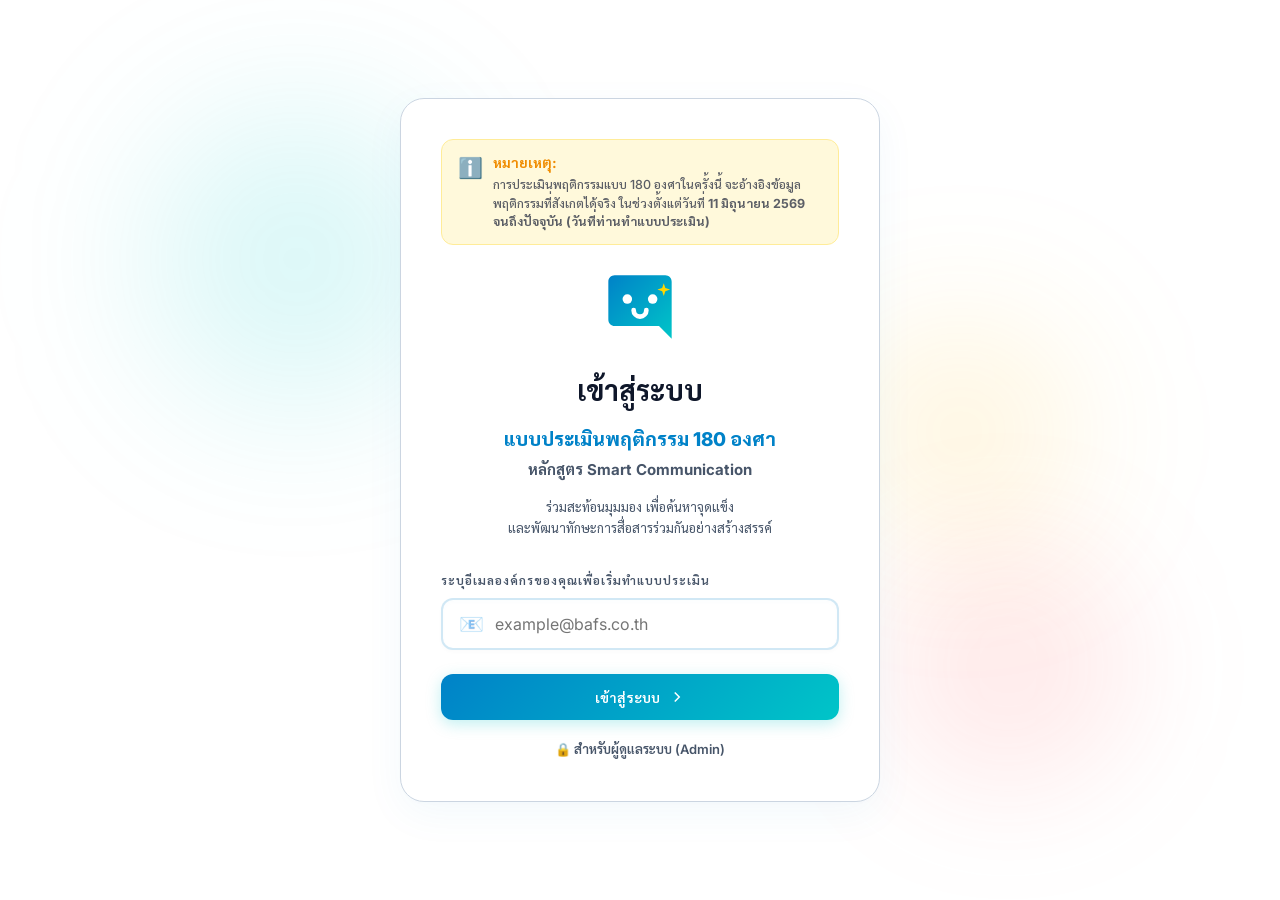
<file: index.html>
<!DOCTYPE html>
<html lang="th">
<head>
    <meta charset="UTF-8">
    <meta name="viewport" content="width=device-width, initial-scale=1.0">
    <title>180-Degree Smart Communication Assessment</title>
    <link rel="stylesheet" href="style.css">
</head>
<body>
    <div class="app-wrapper">
        <!-- GLOBAL APPLICATION HEADER -->
        <header id="app-header" class="glass-container animate-fade-in" style="display: none;">
            <div class="logo-section">
                <h1>180° SMART COMMUNICATION</h1>
                <p>แบบประเมินเพื่อวัดการเปลี่ยนแปลงพฤติกรรม</p>
            </div>
            <div class="user-meta">
                <span id="current-user-name" class="user-badge"></span>
                <span id="current-user-role" class="user-badge" style="display: none;"></span>
                <button id="btn-back-header" class="btn btn-outline" style="display: none; background: var(--color-primary-glow); border-color: var(--color-primary); color: var(--color-primary); padding: 6px 14px; border-radius: 20px; font-size: 14px; font-weight: 600; cursor: pointer; align-items: center; justify-content: center;">
                    ย้อนกลับ
                </button>
                <button id="btn-admin-toggle" class="btn btn-outline" style="display: none;">
                    <svg width="16" height="16" viewBox="0 0 24 24" fill="none" stroke="currentColor" stroke-width="2"><path d="M12 2v2M12 20v2M4.93 4.93l1.41 1.41M17.66 17.66l1.41 1.41M2 12h2M20 12h2M6.34 17.66l-1.41 1.41M19.07 4.93l-1.41 1.41"/></svg>
                    Admin Dashboard
                </button>
                <button id="btn-logout" class="btn btn-secondary">
                    <svg width="14" height="14" viewBox="0 0 24 24" fill="none" stroke="currentColor" stroke-width="2"><path d="M9 21H5a2 2 0 0 1-2-2V5a2 2 0 0 1 2-2h4M16 17l5-5-5-5M21 12H9"/></svg>
                    ออกจากระบบ
                </button>
            </div>
        </header>

        <!-- VIEW 1: AUTHENTICATION / LOGIN -->
        <div id="login-view" class="view-section login-screen animate-fade-in">
            <!-- Decorative warm glow bubble for a bright, cute, and cozy aesthetic -->
            <div style="position: absolute; width: 220px; height: 220px; border-radius: 50%; background: rgba(254, 187, 26, 0.15); filter: blur(75px); top: 35%; right: 15%; z-index: 0; pointer-events: none;"></div>
            <div class="login-card glass-container">
            <!-- Assessment Period Notice -->
            <div style="background: #fff9db; border: 1px solid #ffec99; border-radius: 12px; padding: 12px 16px; margin-bottom: 24px; text-align: left; position: relative; z-index: 1;">
                <div style="display: flex; gap: 10px; align-items: flex-start;">
                    <span style="font-size: 20px;">ℹ️</span>
                    <div>
                        <strong style="display: block; color: #f08c00; font-size: 14px; margin-bottom: 2px;">หมายเหตุ:</strong>
                        <p style="margin: 0; font-size: 12.5px; color: #5c5f66; line-height: 1.5; font-weight: 500;">
                            การประเมินพฤติกรรมแบบ 180 องศาในครั้งนี้ จะอ้างอิงข้อมูลพฤติกรรมที่สังเกตได้จริง ในช่วงตั้งแต่วันที่ <strong>11 มิถุนายน 2569 จนถึงปัจจุบัน (วันที่ท่านทำแบบประเมิน)</strong>
                        </p>
                    </div>
                </div>
            </div>

            <div class="login-icon-wrapper" style="margin-bottom: 24px; display: inline-flex; justify-content: center; align-items: center;">
                    <svg width="76" height="76" viewBox="0 0 24 24" fill="none" xmlns="http://www.w3.org/2000/svg">
                        <path d="M20 2H4C2.9 2 2 2.9 2 4V16C2 17.1 2.9 18 4 18H18L22 22V4C22 2.9 21.1 2 20 2Z" fill="url(#login-icon-grad)" />
                        <circle cx="8" cy="9.5" r="1.5" fill="#ffffff" />
                        <circle cx="16" cy="9.5" r="1.5" fill="#ffffff" />
                        <path d="M10 13C10 14.1 10.9 15 12 15C13.1 15 14 14.1 14 13" stroke="#ffffff" stroke-width="1.5" stroke-linecap="round" />
                        <path d="M19.5 4.5L19 6L17.5 6.5L19 7L19.5 8.5L20 7L21.5 6.5L20 6L19.5 4.5Z" fill="#ffd700" />
                        <defs>
                            <linearGradient id="login-icon-grad" x1="2" y1="2" x2="22" y2="22" gradientUnits="userSpaceOnUse">
                                <stop offset="0%" stop-color="#0082c8" />
                                <stop offset="100%" stop-color="#00c5c8" />
                            </linearGradient>
                        </defs>
                    </svg>
                </div>
                <h2>เข้าสู่ระบบ</h2>
                <p style="margin-bottom: 16px; margin-top: 12px; line-height: 1.5;">
                    <strong style="font-size: 19px; font-weight: 800; color: var(--color-primary); display: block; margin-bottom: 4px;">แบบประเมินพฤติกรรม 180 องศา</strong>
                    <span style="font-size: 15px; font-weight: 700; color: var(--color-text-muted); display: block;">หลักสูตร Smart Communication</span>
                </p>
                <p style="color: var(--color-text-muted); font-size: 13px; margin-bottom: 32px; line-height: 1.6; padding: 0 10px;">
                    ร่วมสะท้อนมุมมอง เพื่อค้นหาจุดแข็ง<br>
                    และพัฒนาทักษะการสื่อสารร่วมกันอย่างสร้างสรรค์
                </p>
                
                <form id="login-form">
                    <div class="form-group">
                        <label for="email-input">ระบุอีเมลองค์กรของคุณเพื่อเริ่มทำแบบประเมิน</label>
                        <div class="input-wrapper">
                            <input type="email" id="email-input" class="form-control" placeholder="example@bafs.co.th" required autocomplete="off">
                            <span class="input-icon">📧</span>
                        </div>
                        <div id="email-suggestions" class="suggestions-box" style="display: none;"></div>
                    </div>
                    <button type="submit" class="btn btn-primary" style="width: 100%; justify-content: center; padding: 14px;">
                        เข้าสู่ระบบ
                        <svg width="18" height="18" viewBox="0 0 24 24" fill="none" stroke="currentColor" stroke-width="2"><polyline points="9 18 15 12 9 6"/></svg>
                    </button>
                    <div style="margin-top: 16px; text-align: center;">
                        <a href="#" id="link-admin-login" style="color: var(--color-text-muted); font-size: 13px; font-weight: 600; text-decoration: none; display: inline-flex; align-items: center; gap: 4px; cursor: pointer;" onmouseover="this.style.color='var(--color-primary)'" onmouseout="this.style.color='var(--color-text-muted)'">
                            🔒 สำหรับผู้ดูแลระบบ (Admin)
                        </a>
                    </div>
                </form>


            </div>
        </div>

        <!-- VIEW 2: USER DASHBOARD -->
        <div id="dashboard-view" class="view-section animate-fade-in" style="display: none;">
            <div class="dashboard-grid">
                <!-- Welcome greeting -->
                <div class="welcome-card glass-container">
                    <div class="welcome-text">
                        <h2 id="greeting-title">สวัสดีครับ</h2>
                        <p>ยินดีต้อนรับสู่ระบบประเมินพฤติกรรม Smart Communication แบบ 180 องศาของคุณ</p>
                    </div>
                    <div>
                        <div class="user-badge" style="background: var(--color-secondary-glow); border-color: var(--color-secondary); font-size: 16px; padding: 8px 18px;">
                            เป้าหมายการประเมิน: <strong>19 ข้อคำถาม</strong>
                        </div>
                    </div>
                </div>

                <!-- LEFT COLUMN: SELF ASSESSMENT -->
                <div class="dashboard-col">
                    <div class="glass-container" style="padding: 24px; border-radius: var(--radius-md); height: 100%;">
                        <div class="card-title-section">
                            <h3>
                                <svg width="20" height="20" viewBox="0 0 24 24" fill="none" stroke="currentColor" stroke-width="2"><path d="M20 21v-2a4 4 0 0 0-4-4H8a4 4 0 0 0-4 4v2M12 11a4 4 0 1 0 0-8 4 4 0 0 0 0 8z"/></svg>
                                การประเมินตนเอง (Self Assessment)
                            </h3>
                            <span class="badge" style="background: var(--color-secondary);">ส่วนตัว</span>
                        </div>
                        <div id="self-task-container" class="task-list">
                            <!-- Populated by JS -->
                        </div>
                    </div>
                </div>

                <!-- RIGHT COLUMN: EVALUATIONS FOR OTHERS (MANAGER & PEER) -->
                <div class="dashboard-col">
                    <div class="glass-container" style="padding: 24px; border-radius: var(--radius-md); height: 100%;">
                        <div class="card-title-section">
                            <h3>
                                <svg width="20" height="20" viewBox="0 0 24 24" fill="none" stroke="currentColor" stroke-width="2"><path d="M17 21v-2a4 4 0 0 0-4-4H5a4 4 0 0 0-4 4v2M9 11a4 4 0 1 0 0-8 4 4 0 0 0 0 8zM23 21v-2a4 4 0 0 0-3-3.87M16 3.13a4 4 0 0 1 0 7.75"/></svg>
                                การประเมินผู้อื่น (Evaluations for Others)
                            </h3>
                            <span id="other-tasks-count" class="badge">0 งาน</span>
                        </div>
                        <div id="other-tasks-container" class="task-list">
                            <!-- Populated by JS -->
                        </div>
                    </div>
                </div>
            </div>
        </div>

        <!-- VIEW 3: EVALUATION FORM -->
        <div id="evaluation-view" class="view-section animate-fade-in" style="display: none;">
            <div class="glass-container" style="border-radius: var(--radius-md); overflow: hidden; margin-bottom: 24px;">
                <div class="form-header">
                    <div class="form-header-title" id="form-target-title">กำลังประเมิน: </div>
                    <div class="form-meta-grid">
                        <div class="form-meta-item">
                            <span>ผู้ถูกประเมิน:</span> <strong id="form-meta-target-name"></strong>
                        </div>
                        <div class="form-meta-item">
                            <span>บทบาทของคุณ:</span> <strong id="form-meta-target-role" style="color: var(--color-secondary);"></strong>
                        </div>
                        <div class="form-meta-item">
                            <span>ความคืบหน้าการตอบ:</span> <strong id="form-meta-progress">0/19 ข้อ</strong>
                        </div>
                    </div>
                    <div class="form-progress-bar-wrapper" style="margin-top: 18px; background: rgba(255, 255, 255, 0.08); height: 8px; border-radius: 4px; overflow: hidden;">
                        <div id="form-progress-bar-fill" style="width: 0%; height: 100%; background: linear-gradient(90deg, var(--color-primary), var(--color-accent)); transition: width 0.3s cubic-bezier(0.4, 0, 0.2, 1);"></div>
                    </div>
                </div>
            </div>

            <!-- Questions Form Area -->
            <form id="evaluation-form">
                <div id="questions-container">
                    <!-- Populated by JS (grouped by category) -->
                </div>

                <!-- Text comments box -->
                <div class="comments-section glass-container">
                    <h3>
                        <svg width="20" height="20" viewBox="0 0 24 24" fill="none" stroke="currentColor" stroke-width="2"><path d="M21 15a2 2 0 0 1-2 2H7l-4 4V5a2 2 0 0 1 2-2h14a2 2 0 0 1 2 2z"/></svg>
                        ความคิดเห็นเพิ่มเติมและข้อแนะนำสำหรับการพัฒนา (Additional Comments & Suggestions)
                    </h3>
                    <textarea id="comment-input" class="form-control" rows="4" placeholder="กรุณาระบุความคิดเห็นของคุณเกี่ยวกับจุดเด่น หรือสิ่งที่คุณอยากแนะนำให้ผู้รับการประเมินพัฒนาเพิ่มเติม..."></textarea>
                </div>

                <div class="form-footer-actions">
                    <button type="button" id="btn-form-cancel" class="btn btn-secondary">
                        ย้อนกลับ
                    </button>
                    <button type="button" id="btn-form-save" class="btn btn-outline">
                        <svg width="16" height="16" viewBox="0 0 24 24" fill="none" stroke="currentColor" stroke-width="2"><path d="M19 21H5a2 2 0 0 1-2-2V5a2 2 0 0 1 2-2h11l5 5v11a2 2 0 0 1-2 2zM17 21v-8H7v8M7 3v5h8"/></svg>
                        บันทึกร่าง (Save Draft)
                    </button>
                    <button type="submit" class="btn btn-primary">
                        <svg width="16" height="16" viewBox="0 0 24 24" fill="none" stroke="currentColor" stroke-width="2"><polyline points="20 6 9 17 4 12"/></svg>
                        ส่งผลประเมิน (Submit)
                    </button>
                </div>
            </form>
        </div>

        <!-- VIEW 4: ADMIN PANEL -->
        <div id="admin-view" class="view-section animate-fade-in" style="display: none;">
            <!-- Admin Top Stats -->
            <div class="admin-overview">
                <div class="admin-stat-card glass-container">
                    <h4>ผู้เข้าร่วมทั้งหมด</h4>
                    <div class="value">29 คน</div>
                </div>
                <div class="admin-stat-card glass-container">
                    <h4>เป้าหมายแบบประเมินทั้งหมด</h4>
                    <div id="admin-stat-total-targets" class="value">87 แบบ</div>
                </div>
                <div class="admin-stat-card glass-container">
                    <h4>ส่งประเมินเสร็จสิ้น</h4>
                    <div id="admin-stat-completed" class="value" style="color: #10b981;">0 แบบ</div>
                </div>
                <div class="admin-stat-card glass-container">
                    <h4>อัตราการตอบกลับสำเร็จ</h4>
                    <div id="admin-stat-rate" class="value" style="color: var(--color-secondary);">0%</div>
                </div>
            </div>

            <!-- Main Admin Table Section -->
            <div class="admin-table-container glass-container">
                <div class="admin-table-header">
                    <div style="display: flex; justify-content: space-between; align-items: center; width: 100%; flex-wrap: wrap; gap: 16px;">
                        <h3 style="font-size: 18px; font-weight: 700; display: flex; align-items: center; gap: 10px; margin: 0;">
                            <svg width="20" height="20" viewBox="0 0 24 24" fill="none" stroke="currentColor" stroke-width="2"><path d="M21.21 15.89A10 10 0 1 1 8 2.83M22 12A10 10 0 0 0 12 2v10z"/></svg>
                            รายงานผลการประเมินพนักงาน 29 ท่าน (HOD Monitor Hub)
                        </h3>
                        <button id="btn-admin-reset" class="btn btn-danger btn-secondary" style="border: 1px solid rgba(239, 68, 68, 0.3); background: rgba(239, 68, 68, 0.08); color: #dc2626; padding: 8px 16px; font-size: 13px;">
                            รีเซ็ตระบบ
                        </button>
                    </div>
                    
                    <div style="display: flex; justify-content: space-between; align-items: center; width: 100%; flex-wrap: wrap; gap: 16px; border-top: 1px solid var(--border-color); padding-top: 16px;">
                        <!-- Left controls: Search & Filter -->
                        <div style="display: flex; gap: 12px; align-items: center; flex-wrap: wrap; flex: 1; min-width: 280px;">
                            <input type="text" id="admin-search" class="search-input" placeholder="ค้นหาชื่อผู้เข้าร่วมหรืออีเมล..." style="width: 220px; margin: 0;">
                            
                            <select id="admin-status-filter" class="search-input" style="width: 180px; margin: 0; cursor: pointer; background-color: #ffffff;">
                                <option value="all">📊 สถานะทั้งหมด (All)</option>
                                <option value="complete">🟢 Complete (เสร็จครบ)</option>
                                <option value="incomplete">🔴 Incomplete (ยังไม่ครบ)</option>
                            </select>
                        </div>
                        
                        <!-- Right controls: Export Buttons -->
                        <div style="display: flex; gap: 12px; align-items: center; flex-wrap: wrap; justify-content: flex-end;">
                            <button id="btn-admin-export-raw-csv" class="btn btn-primary" style="background: linear-gradient(135deg, #ff5b5f 0%, #ff7e40 100%); color: white; border: none; box-shadow: 0 4px 15px rgba(255, 91, 95, 0.15); padding: 8px 16px; font-size: 13px;">
                                <svg width="14" height="14" viewBox="0 0 24 24" fill="none" stroke="currentColor" stroke-width="2"><path d="M21 15v4a2 2 0 0 1-2 2H5a2 2 0 0 1-2-2v-4M7 10l5 5 5-5M12 15V3"/></svg>
                                Export ข้อมูลดิบ (.csv)
                            </button>
                        </div>
                    </div>
                </div>
                <div class="table-responsive">
                    <table class="admin-table">
                        <thead>
                            <tr>
                                <th style="width: 50px; text-align: center;">ลำดับ</th>
                                <th>ชื่อผู้เข้าร่วม</th>
                                <th>ผู้จัดการ (Manager)</th>
                                <th>Peer 1</th>
                                <th>Peer 2</th>
                                <th>Peer 3</th>
                                <th style="text-align: center; width: 130px;">ความคืบหน้ารวม</th>
                                <th style="text-align: center; width: 100px;">รายงาน</th>
                            </tr>
                        </thead>
                        <tbody id="admin-table-body">
                            <!-- Populated by JS -->
                        </tbody>
                    </table>
                </div>
            </div>

            <div style="margin-bottom: 50px;">
                <button id="btn-admin-back" class="btn btn-secondary">
                    กลับไปยังแดชบอร์ดหลัก
                </button>
            </div>
        </div>

        <!-- GLOBAL MODAL DIALOGS -->
        <div id="modal-confirm" class="modal-overlay">
            <div class="modal-content">
                <div id="modal-title" class="modal-title">ยืนยันการส่งผลประเมิน?</div>
                <div id="modal-body" class="modal-body">เมื่อคุณส่งผลการประเมินแล้ว คุณจะไม่สามารถกลับมาแก้ไขผลคะแนนสำหรับพนักงานท่านนี้ได้อีก กรุณาตรวจสอบผลการประเมินอีกครั้งก่อนกดส่ง</div>
                <div class="modal-actions">
                    <button id="btn-modal-cancel" class="btn btn-secondary">ยกเลิก</button>
                    <button id="btn-modal-confirm" class="btn btn-primary">ยืนยันและส่ง</button>
                </div>
            </div>
        </div>

        <div id="modal-admin-password" class="modal-overlay">
            <div class="modal-content">
                <div class="modal-title">ความปลอดภัยขั้นสูง (Admin Security)</div>
                <div class="modal-body">
                    <p style="margin-bottom: 16px;">กรุณากรอกรหัสผ่านเพื่อเข้าสู่ระบบผู้ดูแลระบบ (Admin Dashboard)</p>
                    <input type="password" id="admin-password-input" class="form-control" placeholder="กรอกรหัสผ่าน..." autofocus>
                </div>
                <div class="modal-actions">
                    <button id="btn-admin-pass-cancel" class="btn btn-secondary">ยกเลิก</button>
                    <button id="btn-admin-pass-confirm" class="btn btn-primary">ยืนยัน</button>
                </div>
            </div>
        </div>


        <!-- TOAST NOTIFICATION CONTAINER -->
        <div id="toast-notification" class="notification">
            <span id="toast-icon">✨</span>
            <span id="toast-message">แจ้งเตือนข้อมูล</span>
        </div>
    </div>


    <script>
        window.GOOGLE_SCRIPT_API_URL = "https://script.google.com/macros/s/AKfycbwblNrWaAhIwZTPvnFRgfCj7Fq2x1J4lTs5nkfygUUeEZyLraYe30Bsr1rJSxOvPts/exec";
    </script>
    <script src="db.js"></script>
    <script src="app.js"></script>
</body>
</html>
</file>
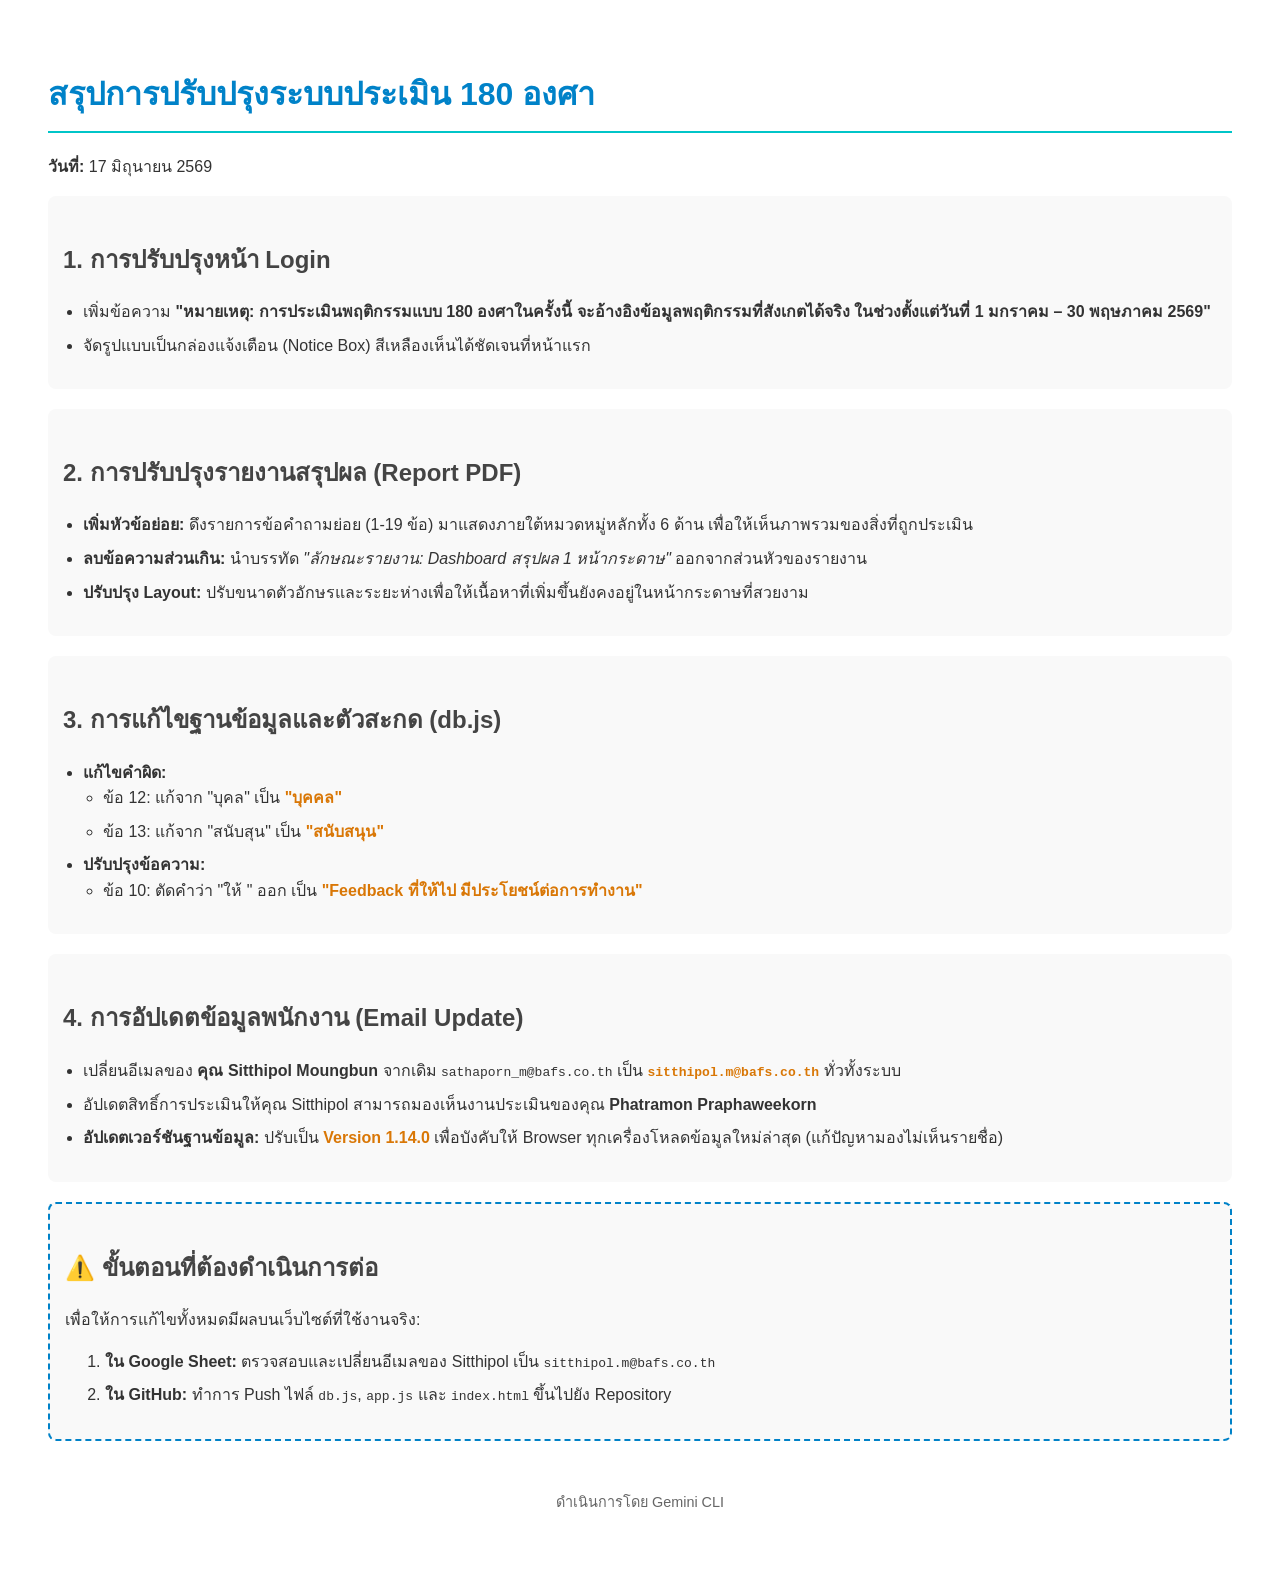
<file: Summary_180_degree_Update.html>
<!DOCTYPE html>
<html lang="th">
<head>
    <meta charset="UTF-8">
    <title>สรุปการปรับปรุงระบบประเมิน 180 องศา</title>
    <style>
        body { font-family: 'Sarabun', sans-serif; padding: 40px; line-height: 1.6; color: #333; }
        h1 { color: #0082c8; border-bottom: 2px solid #00c5c8; padding-bottom: 10px; }
        h2 { color: #444; margin-top: 30px; }
        .section { margin-bottom: 20px; background: #f9f9f9; padding: 15px; border-radius: 8px; }
        .highlight { font-weight: bold; color: #d97706; }
        ul { padding-left: 20px; }
        li { margin-bottom: 8px; }
        .footer { margin-top: 50px; font-size: 0.9em; color: #666; text-align: center; }
    </style>
</head>
<body>
    <h1>สรุปการปรับปรุงระบบประเมิน 180 องศา</h1>
    <p><strong>วันที่:</strong> 17 มิถุนายน 2569</p>

    <div class="section">
        <h2>1. การปรับปรุงหน้า Login</h2>
        <ul>
            <li>เพิ่มข้อความ <strong>"หมายเหตุ: การประเมินพฤติกรรมแบบ 180 องศาในครั้งนี้ จะอ้างอิงข้อมูลพฤติกรรมที่สังเกตได้จริง ในช่วงตั้งแต่วันที่ 1 มกราคม – 30 พฤษภาคม 2569"</strong></li>
            <li>จัดรูปแบบเป็นกล่องแจ้งเตือน (Notice Box) สีเหลืองเห็นได้ชัดเจนที่หน้าแรก</li>
        </ul>
    </div>

    <div class="section">
        <h2>2. การปรับปรุงรายงานสรุปผล (Report PDF)</h2>
        <ul>
            <li><strong>เพิ่มหัวข้อย่อย:</strong> ดึงรายการข้อคำถามย่อย (1-19 ข้อ) มาแสดงภายใต้หมวดหมู่หลักทั้ง 6 ด้าน เพื่อให้เห็นภาพรวมของสิ่งที่ถูกประเมิน</li>
            <li><strong>ลบข้อความส่วนเกิน:</strong> นำบรรทัด <em>"ลักษณะรายงาน: Dashboard สรุปผล 1 หน้ากระดาษ"</em> ออกจากส่วนหัวของรายงาน</li>
            <li><strong>ปรับปรุง Layout:</strong> ปรับขนาดตัวอักษรและระยะห่างเพื่อให้เนื้อหาที่เพิ่มขึ้นยังคงอยู่ในหน้ากระดาษที่สวยงาม</li>
        </ul>
    </div>

    <div class="section">
        <h2>3. การแก้ไขฐานข้อมูลและตัวสะกด (db.js)</h2>
        <ul>
            <li><strong>แก้ไขคำผิด:</strong>
                <ul>
                    <li>ข้อ 12: แก้จาก "บุคล" เป็น <span class="highlight">"บุคคล"</span></li>
                    <li>ข้อ 13: แก้จาก "สนับสุน" เป็น <span class="highlight">"สนับสนุน"</span></li>
                </ul>
            </li>
            <li><strong>ปรับปรุงข้อความ:</strong>
                <ul>
                    <li>ข้อ 10: ตัดคำว่า "ให้ " ออก เป็น <span class="highlight">"Feedback ที่ให้ไป มีประโยชน์ต่อการทำงาน"</span></li>
                </ul>
            </li>
        </ul>
    </div>

    <div class="section">
        <h2>4. การอัปเดตข้อมูลพนักงาน (Email Update)</h2>
        <ul>
            <li>เปลี่ยนอีเมลของ <strong>คุณ Sitthipol Moungbun</strong> จากเดิม <code>sathaporn_m@bafs.co.th</code> เป็น <span class="highlight"><code>sitthipol.m@bafs.co.th</code></span> ทั่วทั้งระบบ</li>
            <li>อัปเดตสิทธิ์การประเมินให้คุณ Sitthipol สามารถมองเห็นงานประเมินของคุณ <strong>Phatramon Praphaweekorn</strong></li>
            <li><strong>อัปเดตเวอร์ชันฐานข้อมูล:</strong> ปรับเป็น <span class="highlight">Version 1.14.0</span> เพื่อบังคับให้ Browser ทุกเครื่องโหลดข้อมูลใหม่ล่าสุด (แก้ปัญหามองไม่เห็นรายชื่อ)</li>
        </ul>
    </div>

    <div class="section" style="border: 2px dashed #0082c8;">
        <h2>⚠️ ขั้นตอนที่ต้องดำเนินการต่อ</h2>
        <p>เพื่อให้การแก้ไขทั้งหมดมีผลบนเว็บไซต์ที่ใช้งานจริง:</p>
        <ol>
            <li><strong>ใน Google Sheet:</strong> ตรวจสอบและเปลี่ยนอีเมลของ Sitthipol เป็น <code>sitthipol.m@bafs.co.th</code></li>
            <li><strong>ใน GitHub:</strong> ทำการ Push ไฟล์ <code>db.js</code>, <code>app.js</code> และ <code>index.html</code> ขึ้นไปยัง Repository</li>
        </ol>
    </div>

    <div class="footer">
        <p>ดำเนินการโดย Gemini CLI</p>
    </div>
</body>
</html>
</file>
<file: style.css>
@import url('https://fonts.googleapis.com/css2?family=Inter:wght@300;400;500;600;700&family=Sarabun:wght@300;400;500;600;700;800&display=swap');

:root {
    --font-primary: 'Inter', 'Sarabun', sans-serif;
    
    /* Clean White Theme */
    --bg-main: #ffffff; 
    --bg-card: #ffffff; /* Solid white cards */
    --bg-card-hover: #ffffff;
    --border-color: #cbd5e1; /* solid high-contrast light blue/gray border */
    --border-color-glow: rgba(0, 130, 200, 0.25); 
    
    /* Brand Colors (Vibrant Cute Palette based on new image) */
    --color-primary: #0082c8; /* Cute Bright Blue */
    --color-primary-glow: rgba(0, 130, 200, 0.1);
    --color-secondary: #00c5c8; /* Cute Vibrant Teal */
    --color-secondary-glow: rgba(0, 197, 200, 0.15);
    --color-accent: #ff5b5f; /* Cute Coral Pink */
    --color-accent-glow: rgba(255, 91, 95, 0.1);
    --color-text-main: #0f172a; /* Slate 900 for excellent contrast and readability */
    --color-text-muted: #475569; /* Slate 600 for clear subtext readability */ 
    
    /* Rating Scales (Matching the exact color codes from the attached image) */
    --scale-5: #00c5c8; /* 05 (Always): Teal/Cyan from Swatch 01 */
    --scale-4: #1eb5f6; /* 04 (Frequently): Sky Blue from Swatch 02 */
    --scale-3: #febb1a; /* 03 (Sometimes): Golden Yellow from Swatch 03 */
    --scale-2: #ff5b5f; /* 02 (Rarely): Coral Pink from Swatch 04 */
    --scale-1: #d9383a; /* 01 (Never): Crimson Red from Swatch 05 */
    --scale-na: #e2e0db; /* N/A (Cannot Specify): Cloud Dancer soft gray */
    
    /* Layout & Shadow constants */
    --shadow-main: 0 12px 40px rgba(0, 130, 200, 0.05), 0 2px 4px rgba(0, 130, 200, 0.02);
    --shadow-glow: 0 0 20px rgba(0, 130, 200, 0.15);
    --radius-sm: 12px;
    --radius-md: 18px;
    --radius-lg: 24px;
    
    --transition-fast: 0.2s ease;
    --transition-smooth: 0.4s cubic-bezier(0.16, 1, 0.3, 1);
    --transition-bouncy: 0.5s cubic-bezier(0.175, 0.885, 0.32, 1.275);
}

/* Global resets & Base */
* {
    box-sizing: border-box;
    margin: 0;
    padding: 0;
}

body {
    font-family: var(--font-primary);
    background: var(--bg-main);
    color: var(--color-text-main);
    min-height: 100vh;
    line-height: 1.6;
    overflow-x: hidden;
}

/* Scrollbar styling */
::-webkit-scrollbar {
    width: 8px;
}
::-webkit-scrollbar-track {
    background: rgba(229, 227, 219, 0.3);
}
::-webkit-scrollbar-thumb {
    background: rgba(0, 88, 155, 0.3);
    border-radius: var(--radius-sm);
}
::-webkit-scrollbar-thumb:hover {
    background: rgba(0, 88, 155, 0.6);
}

/* Glassmorphic Container */
.glass-container {
    background: var(--bg-card);
    backdrop-filter: blur(16px);
    -webkit-backdrop-filter: blur(16px);
    border: 1px solid var(--border-color);
    box-shadow: var(--shadow-main);
}

/* Layout Wrapper */
.app-wrapper {
    max-width: 1280px;
    margin: 0 auto;
    padding: 24px;
    min-height: 100vh;
    display: flex;
    flex-direction: column;
}

/* Premium Header styling */
header {
    display: flex;
    justify-content: space-between;
    align-items: center;
    padding: 20px 32px;
    border-radius: var(--radius-md);
    margin-bottom: 24px;
    position: relative;
    overflow: hidden;
}

header::before {
    content: '';
    position: absolute;
    top: 0;
    left: 0;
    width: 100%;
    height: 4px;
    background: linear-gradient(90deg, #0082c8, #00c5c8, #febb1a, #ff5b5f);
}

.logo-section h1 {
    font-size: 24px;
    font-weight: 800;
    background: linear-gradient(90deg, #0082c8, #ff5b5f);
    -webkit-background-clip: text;
    -webkit-text-fill-color: transparent;
    letter-spacing: 0.5px;
}

.logo-section p {
    font-size: 12px;
    color: var(--color-text-muted);
}

.user-meta {
    display: flex;
    align-items: center;
    gap: 16px;
}

.user-badge {
    background: rgba(61, 59, 54, 0.05);
    border: 1.5px solid rgba(61, 59, 54, 0.1);
    padding: 6px 14px;
    border-radius: 20px;
    font-size: 14px;
    font-weight: 600;
    color: var(--color-text-main);
}

/* Button UI */
.btn {
    font-family: var(--font-primary);
    font-weight: 600;
    font-size: 14px;
    padding: 10px 20px;
    border-radius: var(--radius-sm);
    border: none;
    cursor: pointer;
    transition: var(--transition-fast);
    display: inline-flex;
    align-items: center;
    gap: 8px;
}

.btn-primary {
    background: linear-gradient(135deg, #0082c8 0%, #00c5c8 100%);
    color: white;
    box-shadow: 0 4px 15px rgba(0, 197, 200, 0.25);
}

.btn-primary:hover {
    transform: translateY(-2px);
    background: linear-gradient(135deg, #0093e0 0%, #00d6da 100%);
    box-shadow: 0 6px 20px rgba(0, 197, 200, 0.4);
}

.btn-secondary {
    background: #eae8e0;
    color: var(--color-text-main);
    border: 1.5px solid var(--border-color);
}

.btn-secondary:hover {
    background: #dfddd5;
    transform: translateY(-2px);
}

.btn-danger {
    background: linear-gradient(135deg, #ef4444 0%, #b91c1c 100%);
    color: white;
}

.btn-danger:hover {
    transform: translateY(-2px);
    box-shadow: 0 4px 14px rgba(239, 68, 68, 0.4);
}

.btn-outline {
    background: transparent;
    border: 2px solid var(--color-primary);
    color: var(--color-primary);
}

.btn-outline:hover {
    background: var(--color-primary-glow);
    color: var(--color-primary);
    transform: translateY(-2px);
}

/* Animations */
@keyframes fadeInUp {
    from {
        opacity: 0;
        transform: translateY(20px);
    }
    to {
        opacity: 1;
        transform: translateY(0);
    }
}

.animate-fade-in {
    animation: fadeInUp var(--transition-smooth) forwards;
}

/* LOGIN VIEW */
.login-screen {
    flex: 1;
    display: flex;
    flex-direction: column;
    justify-content: center;
    align-items: center;
    padding: 40px 20px;
    position: relative;
}

.login-screen::before {
    content: '';
    position: absolute;
    width: 300px;
    height: 300px;
    border-radius: 50%;
    background: rgba(0, 197, 200, 0.15);
    filter: blur(80px);
    top: 10%;
    left: 10%;
    z-index: 0;
    pointer-events: none;
}

.login-screen::after {
    content: '';
    position: absolute;
    width: 250px;
    height: 250px;
    border-radius: 50%;
    background: rgba(255, 91, 95, 0.12);
    filter: blur(60px);
    bottom: 10%;
    right: 10%;
    z-index: 0;
    pointer-events: none;
}

.login-card {
    width: 100%;
    max-width: 480px;
    padding: 40px;
    border-radius: var(--radius-lg);
    text-align: center;
    position: relative;
    z-index: 2;
}

.login-icon {
    font-size: 64px;
    margin-bottom: 16px;
    background: linear-gradient(135deg, var(--color-primary) 0%, var(--color-accent) 100%);
    -webkit-background-clip: text;
    -webkit-text-fill-color: transparent;
}

.login-card h2 {
    font-size: 28px;
    margin-bottom: 8px;
}

.login-card p {
    color: var(--color-text-muted);
    font-size: 14px;
    margin-bottom: 32px;
}

.form-group {
    text-align: left;
    margin-bottom: 24px;
    position: relative;
}

.form-group label {
    display: block;
    font-size: 12px;
    text-transform: uppercase;
    letter-spacing: 1px;
    color: var(--color-text-muted);
    margin-bottom: 8px;
    font-weight: 600;
}

.input-wrapper {
    position: relative;
    width: 100%;
}

.form-control {
    width: 100%;
    background: #ffffff;
    border: 2px solid var(--border-color);
    padding: 14px 18px;
    border-radius: var(--radius-sm);
    color: var(--color-text-main);
    font-family: var(--font-primary);
    font-size: 16px;
    transition: var(--transition-fast);
}

.form-control:focus {
    outline: none;
    border-color: var(--color-primary);
    box-shadow: 0 0 12px rgba(0, 130, 200, 0.2);
}

/* Outstanding styling specifically for the assessor email input */
#email-input {
    border: 2.5px solid rgba(0, 130, 200, 0.18); /* cute soft blue border for better contrast */
    padding-left: 52px; /* space for icon on the left */
    transition: all 0.25s cubic-bezier(0.16, 1, 0.3, 1);
    box-shadow: inset 0 2px 4px rgba(0, 130, 200, 0.02), 0 2px 4px rgba(29, 37, 48, 0.02);
}

#email-input:hover {
    border-color: rgba(0, 130, 200, 0.45);
    background: #fbfdfe;
}

#email-input:focus {
    outline: none;
    border-color: var(--color-primary);
    box-shadow: 0 0 0 5px rgba(0, 130, 200, 0.2), 0 8px 24px rgba(0, 130, 200, 0.12);
    background: #ffffff;
}

/* Floating input icon styling */
.input-icon {
    position: absolute;
    left: 18px;
    top: 50%;
    transform: translateY(-50%);
    font-size: 20px;
    pointer-events: none;
    opacity: 0.55;
    transition: all 0.25s cubic-bezier(0.175, 0.885, 0.32, 1.275);
    z-index: 5;
}

.form-control:focus ~ .input-icon {
    opacity: 1;
    transform: translateY(-50%) scale(1.25);
}

/* Autocomplete suggestion container */
.suggestions-box {
    position: absolute;
    top: 100%;
    left: 0;
    width: 100%;
    background: #ffffff;
    border: 2px solid var(--border-color);
    border-radius: var(--radius-sm);
    max-height: 200px;
    overflow-y: auto;
    z-index: 10;
    box-shadow: 0 8px 24px rgba(61, 59, 54, 0.15);
}

.suggestion-item {
    padding: 12px 18px;
    cursor: pointer;
    font-size: 14px;
    transition: var(--transition-fast);
    text-align: left;
    border-bottom: 1px solid #f0eee8;
    color: var(--color-text-main);
}

.suggestion-item:hover {
    background: var(--color-primary-glow);
    color: var(--color-primary);
}

.suggestion-item .email-sub {
    font-size: 11px;
    color: var(--color-text-muted);
    display: block;
}

.suggestion-item:hover .email-sub {
    color: var(--color-primary);
}

/* Quick login drawer */
.quick-login-section {
    margin-top: 32px;
    border-top: 2px solid var(--border-color);
    padding-top: 24px;
}

.quick-login-section h3 {
    font-size: 14px;
    color: var(--color-text-muted);
    margin-bottom: 16px;
}

.quick-login-grid {
    display: grid;
    grid-template-columns: repeat(2, 1fr);
    gap: 10px;
}

.quick-btn {
    background: #faf9f6;
    border: 2px solid var(--border-color);
    padding: 10px;
    border-radius: var(--radius-sm);
    color: var(--color-text-main);
    font-size: 11px;
    cursor: pointer;
    transition: var(--transition-fast);
    text-align: left;
}

.quick-btn:hover {
    background: var(--color-primary-glow);
    border-color: var(--color-primary);
    transform: translateY(-2px);
}

.quick-btn span {
    font-weight: 700;
    display: block;
    color: var(--color-primary);
}

/* DASHBOARD VIEW */
.dashboard-grid {
    display: grid;
    grid-template-columns: repeat(12, 1fr);
    gap: 24px;
}

.welcome-card {
    grid-column: span 12;
    padding: 32px;
    border-radius: var(--radius-md);
    background: linear-gradient(135deg, rgba(0, 130, 200, 0.12) 0%, rgba(255, 91, 95, 0.08) 100%);
    border: 2px solid rgba(0, 130, 200, 0.25);
    display: flex;
    justify-content: space-between;
    align-items: center;
}

.welcome-text h2 {
    font-size: 26px;
    margin-bottom: 4px;
}

.welcome-text p {
    color: var(--color-text-muted);
}

/* Task columns layout */
.dashboard-col {
    grid-column: span 6;
    display: flex;
    flex-direction: column;
    gap: 20px;
}

@media (max-width: 768px) {
    .dashboard-col {
        grid-column: span 12;
    }
}

.card-title-section {
    display: flex;
    justify-content: space-between;
    align-items: center;
    border-bottom: 2px solid var(--border-color);
    padding-bottom: 12px;
    margin-bottom: 16px;
}

.card-title-section h3 {
    font-size: 18px;
    font-weight: 600;
    display: flex;
    align-items: center;
    gap: 10px;
}

.card-title-section .badge {
    background: var(--color-primary);
    color: white;
    font-size: 11px;
    padding: 3px 8px;
    border-radius: 12px;
}

/* Task list cards styling */
.task-list {
    display: flex;
    flex-direction: column;
    gap: 12px;
}

.task-item {
    background: #ffffff;
    border: 2px solid var(--border-color);
    padding: 18px;
    border-radius: var(--radius-sm);
    display: flex;
    justify-content: space-between;
    align-items: center;
    transition: var(--transition-fast);
}

.task-item:hover {
    background: rgba(0, 130, 200, 0.03);
    border-color: var(--color-primary);
    transform: translateX(4px);
}

.task-info h4 {
    font-size: 16px;
    font-weight: 600;
}

.task-info p {
    font-size: 12px;
    color: var(--color-text-muted);
}

.task-status {
    display: flex;
    align-items: center;
    gap: 16px;
}

.status-indicator {
    display: inline-block;
    padding: 6px 12px;
    border-radius: 16px;
    font-size: 13px;
    font-weight: 700;
    text-align: center;
    white-space: nowrap;
    box-shadow: 0 1px 2px rgba(0, 0, 0, 0.05);
}

.status-pending {
    background-color: #fef2f2;
    color: #dc2626;
    border: 2px solid #fca5a5;
}

.status-completed {
    background-color: #ecfdf5;
    color: #047857;
    border: 2px solid #6ee7b7;
}

/* EVALUATION FORM VIEW */
.form-header {
    background: var(--bg-card);
    padding: 24px;
    border-radius: var(--radius-md) var(--radius-md) 0 0;
    border-bottom: 2px solid var(--border-color);
}

.form-header-title {
    font-size: 22px;
    font-weight: 700;
    margin-bottom: 8px;
}

.form-meta-grid {
    display: grid;
    grid-template-columns: repeat(3, 1fr);
    gap: 16px;
}

.form-meta-item {
    font-size: 14px;
}

.form-meta-item span {
    color: var(--color-text-muted);
    font-weight: 500;
}

.form-meta-item strong {
    color: var(--color-primary);
}

.category-header {
    background: linear-gradient(90deg, rgba(0, 130, 200, 0.1) 0%, rgba(255, 255, 255, 0) 100%);
    padding: 16px 24px;
    font-size: 18px;
    font-weight: 600;
    border-bottom: 1.5px solid var(--border-color);
    border-left: 6px solid var(--color-primary);
    color: var(--color-primary);
    display: flex;
    align-items: center;
    gap: 12px;
}

.category-body {
    padding: 24px;
}

/* Question list */
.question-row {
    margin-bottom: 24px;
    border-bottom: 1px solid var(--border-color);
    padding: 18px 24px;
    border-radius: var(--radius-sm);
    transition: all 0.3s ease;
}

.question-row:last-child {
    margin-bottom: 0;
    border-bottom: none;
}

.question-row:hover {
    background: rgba(61, 59, 54, 0.015);
}

.question-row.answered {
    border-left: 5px solid var(--color-secondary);
    background: rgba(0, 197, 200, 0.07); /* slightly darker tint for clearer contrast */
    padding-left: 20px;
}

.question-text {
    font-size: 18px;
    font-weight: 600;
    margin-bottom: 16px;
    color: var(--color-text-main);
}

.question-text span {
    color: var(--color-primary);
    font-weight: 700;
    margin-right: 8px;
}

/* Rating selectors */
.rating-scale {
    display: flex;
    gap: 12px; /* space between each rating option */
    flex-wrap: nowrap;
    margin-top: 14px;
    background: transparent;
    position: relative;
    border-radius: 16px;
    overflow: visible;
}

.rating-option {
    display: flex;
    flex-direction: column;
    align-items: center;
    flex: 1;
    min-width: 68px;
    text-align: center;
    position: relative;
    z-index: 2;
}

/* Card layout matching the new image */
.rating-btn {
    width: 100%;
    height: 76px; /* shorter height */
    background: #ffffff;
    border: 2px solid #e2e8f0; /* clear visible border by default */
    border-radius: 14px; /* uniform rounded corners for separate cards */
    position: relative;
    display: flex;
    flex-direction: column;
    align-items: center;
    justify-content: center;
    cursor: pointer;
    transition: all 0.15s cubic-bezier(0.175, 0.885, 0.45, 1.2);
    outline: none;
    box-shadow: 0 4px 10px rgba(29, 37, 48, 0.03);
}

/* Default inactive states with soft pastel colors (based on scale colors) */
.rating-btn[data-value="5"] { background: rgba(0, 197, 200, 0.08); }
.rating-btn[data-value="4"] { background: rgba(30, 181, 246, 0.08); }
.rating-btn[data-value="3"] { background: rgba(254, 187, 26, 0.12); }
.rating-btn[data-value="2"] { background: rgba(255, 91, 95, 0.08); }
.rating-btn[data-value="1"] { background: rgba(217, 56, 58, 0.08); }
.rating-btn[data-value="N/A"] { background: rgba(226, 224, 219, 0.4); }

/* Emoji icon inside */
.rating-icon {
    font-size: 32px;
    display: flex;
    align-items: center;
    justify-content: center;
    transition: all 0.15s cubic-bezier(0.175, 0.885, 0.45, 1.2);
    z-index: 2;
    opacity: 0.7;
    margin-bottom: 8px; /* leave room for badge at bottom */
}

/* Custom N/A circle icon styled like the reference image */
.na-icon-circle {
    display: inline-flex;
    align-items: center;
    justify-content: center;
    width: 28px;
    height: 28px;
    border-radius: 50%;
    background-color: #475569; /* Slate 600 - dark gray circle */
    color: #ffffff; /* white text */
    font-size: 10px !important;
    font-weight: 800;
    font-family: var(--font-primary);
    line-height: 1;
    letter-spacing: -0.5px;
    transition: all 0.15s ease;
}

@media (max-width: 768px) {
    .na-icon-circle {
        width: 22px;
        height: 22px;
        font-size: 8px !important;
    }
}

/* Small circle badge at the bottom (overlapping the bottom edge) */
.rating-badge {
    position: absolute;
    bottom: -18px; /* overlaps the bottom edge */
    left: 50%;
    transform: translateX(-50%);
    width: 36px;
    height: 36px;
    border-radius: 50%;
    background: #ffffff;
    display: flex;
    align-items: center;
    justify-content: center;
    font-size: 13px;
    font-weight: 800;
    border: 4px solid #ffffff; /* thick border creates cutout arc illusion */
    box-shadow: 0 3px 6px rgba(29, 37, 48, 0.08);
    transition: all 0.15s cubic-bezier(0.175, 0.885, 0.45, 1.2);
    z-index: 3;
}

/* Default inactive badge text colors matching their scale */
.rating-btn[data-value="5"] .rating-badge { color: var(--scale-5); }
.rating-btn[data-value="4"] .rating-badge { color: var(--scale-4); }
.rating-btn[data-value="3"] .rating-badge { color: #8a7300; }
.rating-btn[data-value="2"] .rating-badge { color: var(--scale-2); }
.rating-btn[data-value="1"] .rating-badge { color: var(--scale-1); }
.rating-btn[data-value="N/A"] .rating-badge { color: var(--color-text-muted); }

/* Hover behaviors */
.rating-btn:hover {
    transform: translateY(-4px);
    z-index: 5;
    box-shadow: 0 8px 20px rgba(29, 37, 48, 0.1);
}
.rating-btn:hover .rating-icon {
    opacity: 1;
    transform: scale(1.1);
}
.rating-btn:hover[data-value="5"] { background: rgba(0, 197, 200, 0.15); }
.rating-btn:hover[data-value="4"] { background: rgba(30, 181, 246, 0.15); }
.rating-btn:hover[data-value="3"] { background: rgba(254, 187, 26, 0.22); }
.rating-btn:hover[data-value="2"] { background: rgba(255, 91, 95, 0.15); }
.rating-btn:hover[data-value="1"] { background: rgba(217, 56, 58, 0.15); }
.rating-btn:hover[data-value="N/A"] { background: rgba(226, 224, 219, 0.6); }

.rating-btn:active {
    transform: scale(0.92) !important;
}

/* Active Selected states: Solid color + primary color thick border outline */
.rating-btn.active {
    border-color: var(--color-primary) !important;
    z-index: 6;
    box-shadow: 0 0 0 3.5px var(--color-primary), 0 8px 24px rgba(0, 130, 200, 0.35);
}

.rating-btn.active .rating-icon {
    opacity: 1;
    transform: scale(1.15);
}

.rating-btn.active[data-value="5"] { background: var(--scale-5); }
.rating-btn.active[data-value="5"] .rating-badge { background: var(--scale-5); color: white; }

.rating-btn.active[data-value="4"] { background: var(--scale-4); }
.rating-btn.active[data-value="4"] .rating-badge { background: var(--scale-4); color: white; }

.rating-btn.active[data-value="3"] { background: var(--scale-3); }
.rating-btn.active[data-value="3"] .rating-badge { background: var(--scale-3); color: #1d2530; }

.rating-btn.active[data-value="2"] { background: var(--scale-2); }
.rating-btn.active[data-value="2"] .rating-badge { background: var(--scale-2); color: white; }

.rating-btn.active[data-value="1"] { background: var(--scale-1); }
.rating-btn.active[data-value="1"] .rating-badge { background: var(--scale-1); color: white; }

.rating-btn.active[data-value="N/A"] { background: var(--scale-na); }
.rating-btn.active[data-value="N/A"] .rating-badge { background: var(--scale-na); color: #1d2530; }

/* Text description label under the card blocks */
.rating-label {
    display: block;
    font-size: 14px;
    margin-top: 28px; /* leave room for overlapping bottom circle badge */
    color: var(--color-text-muted);
    font-weight: 700;
    transition: all 0.2s ease;
    line-height: 1.3;
}

.rating-option:hover .rating-label {
    color: var(--color-text-main);
    transform: translateY(1px);
}

.rating-option:has(.rating-btn.active) .rating-label {
    color: var(--color-text-main);
    font-weight: 800;
}

/* Mobile responsive wrapping and individual rounded layout */
@media (max-width: 768px) {
    .rating-scale {
        flex-wrap: wrap;
        gap: 12px 6px;
    }
    
    .rating-btn {
        height: 68px; /* shorter height on mobile */
        border-radius: 12px;
        box-shadow: 0 3px 8px rgba(29, 37, 48, 0.03);
    }
    
    .rating-icon {
        font-size: 24px;
        margin-bottom: 6px;
    }
    .rating-badge {
        width: 32px;
        height: 32px;
        bottom: -16px;
        font-size: 11px;
        border-width: 3px;
    }
    .rating-label {
        font-size: 11px;
        margin-top: 22px;
    }
}

/* Comments cards */
.comments-section {
    background: var(--bg-card);
    border-radius: var(--radius-md);
    padding: 24px;
    border: 2px solid var(--border-color);
    margin-bottom: 24px;
}

.comments-section h3 {
    font-size: 16px;
    margin-bottom: 12px;
    display: flex;
    align-items: center;
    gap: 10px;
}

.form-footer-actions {
    display: flex;
    justify-content: flex-end;
    gap: 16px;
    margin-top: 32px;
    margin-bottom: 60px;
}

/* ADMIN PANEL VIEW */
.admin-overview {
    display: grid;
    grid-template-columns: repeat(4, 1fr);
    gap: 16px;
    margin-bottom: 24px;
}

.admin-stat-card {
    background: var(--bg-card);
    border: 2px solid var(--border-color);
    border-radius: var(--radius-md);
    padding: 20px;
    text-align: center;
}

.admin-stat-card h4 {
    font-size: 12px;
    color: var(--color-text-muted);
    text-transform: uppercase;
    margin-bottom: 6px;
    letter-spacing: 0.5px;
}

.admin-stat-card .value {
    font-size: 28px;
    font-weight: 700;
    color: var(--color-primary);
}

/* Admin Data Table */
.admin-table-container {
    background: var(--bg-card);
    border-radius: var(--radius-md);
    border: 2px solid var(--border-color);
    overflow: hidden;
    margin-bottom: 24px;
}

.admin-table-header {
    padding: 24px;
    border-bottom: 2px solid var(--border-color);
    display: flex;
    flex-direction: column;
    gap: 16px;
}

select.search-input {
    appearance: none;
    -webkit-appearance: none;
    background-image: url("data:image/svg+xml;utf8,<svg fill='%23475569' height='24' viewBox='0 0 24 24' width='24' xmlns='http://www.w3.org/2000/svg'><path d='M7 10l5 5 5-5z'/><path d='M0 0h24v24H0z' fill='none'/></svg>");
    background-repeat: no-repeat;
    background-position: right 12px center;
    background-size: 18px;
    padding-right: 32px !important;
    cursor: pointer;
}

.search-input {
    background: #ffffff;
    border: 2px solid var(--border-color);
    border-radius: 20px;
    padding: 8px 16px;
    color: var(--color-text-main);
    font-family: var(--font-primary);
    font-size: 13px;
    width: 240px;
}

.search-input:focus {
    outline: none;
    border-color: var(--color-primary);
}

.table-responsive {
    overflow-x: auto;
    width: 100%;
}

.admin-table {
    width: 100%;
    border-collapse: collapse;
    text-align: left;
    font-size: 14px;
}

.admin-table th {
    background: rgba(61, 59, 54, 0.02);
    padding: 14px 20px;
    font-weight: 600;
    color: var(--color-text-muted);
    border-bottom: 2px solid var(--border-color);
}

.admin-table td {
    padding: 14px 20px;
    border-bottom: 1px solid var(--border-color);
    color: var(--color-text-main);
}

.admin-table tr:hover td {
    background: var(--color-primary-glow);
}

/* Progress micro-meters */
.progress-mini-bar {
    width: 80px;
    height: 6px;
    background: rgba(94, 104, 117, 0.1);
    border-radius: 3px;
    overflow: hidden;
    display: inline-block;
    vertical-align: middle;
    margin-right: 8px;
}

.progress-mini-fill {
    height: 100%;
    border-radius: 3px;
}

.progress-fill-self { background: linear-gradient(90deg, var(--scale-2), var(--color-secondary)); }
.progress-fill-manager { background: linear-gradient(90deg, var(--scale-1), var(--color-primary)); }
.progress-fill-peer { background: linear-gradient(90deg, var(--scale-3), var(--color-secondary)); }

/* Notification system */
.notification {
    position: fixed;
    bottom: 24px;
    right: 24px;
    background: #ffffff;
    border: 2px solid var(--color-primary);
    border-left: 6px solid var(--color-primary);
    padding: 16px 24px;
    border-radius: var(--radius-sm);
    box-shadow: 0 10px 30px rgba(61, 59, 54, 0.15);
    z-index: 100;
    display: flex;
    align-items: center;
    gap: 12px;
    transform: translateY(100px);
    opacity: 0;
    transition: var(--transition-smooth);
}

.notification.show {
    transform: translateY(0);
    opacity: 1;
}

.notification.success {
    border-color: var(--scale-5);
    border-left-color: var(--scale-5);
}

.notification.error {
    border-color: var(--scale-1);
    border-left-color: var(--scale-1);
}

/* Modal UI */
.modal-overlay {
    position: fixed;
    top: 0;
    left: 0;
    width: 100%;
    height: 100%;
    background: rgba(61, 59, 54, 0.45);
    backdrop-filter: blur(4px);
    display: flex;
    justify-content: center;
    align-items: center;
    z-index: 90;
    opacity: 0;
    pointer-events: none;
    transition: var(--transition-fast);
}

.modal-overlay.show {
    opacity: 1;
    pointer-events: auto;
}

.modal-content {
    background: #ffffff;
    border: 2px solid var(--border-color);
    border-radius: var(--radius-md);
    padding: 32px;
    max-width: 600px;
    width: 90%;
    box-shadow: 0 15px 40px rgba(61, 59, 54, 0.12);
    transform: scale(0.9);
    transition: var(--transition-smooth);
}

.modal-overlay.show .modal-content {
    transform: scale(1);
}

.modal-title {
    font-size: 20px;
    font-weight: 700;
    margin-bottom: 12px;
    color: var(--color-primary);
}

.modal-body {
    font-size: 14px;
    color: var(--color-text-muted);
    margin-bottom: 24px;
}

.modal-actions {
    display: flex;
    justify-content: flex-end;
    gap: 12px;
}
</file>
